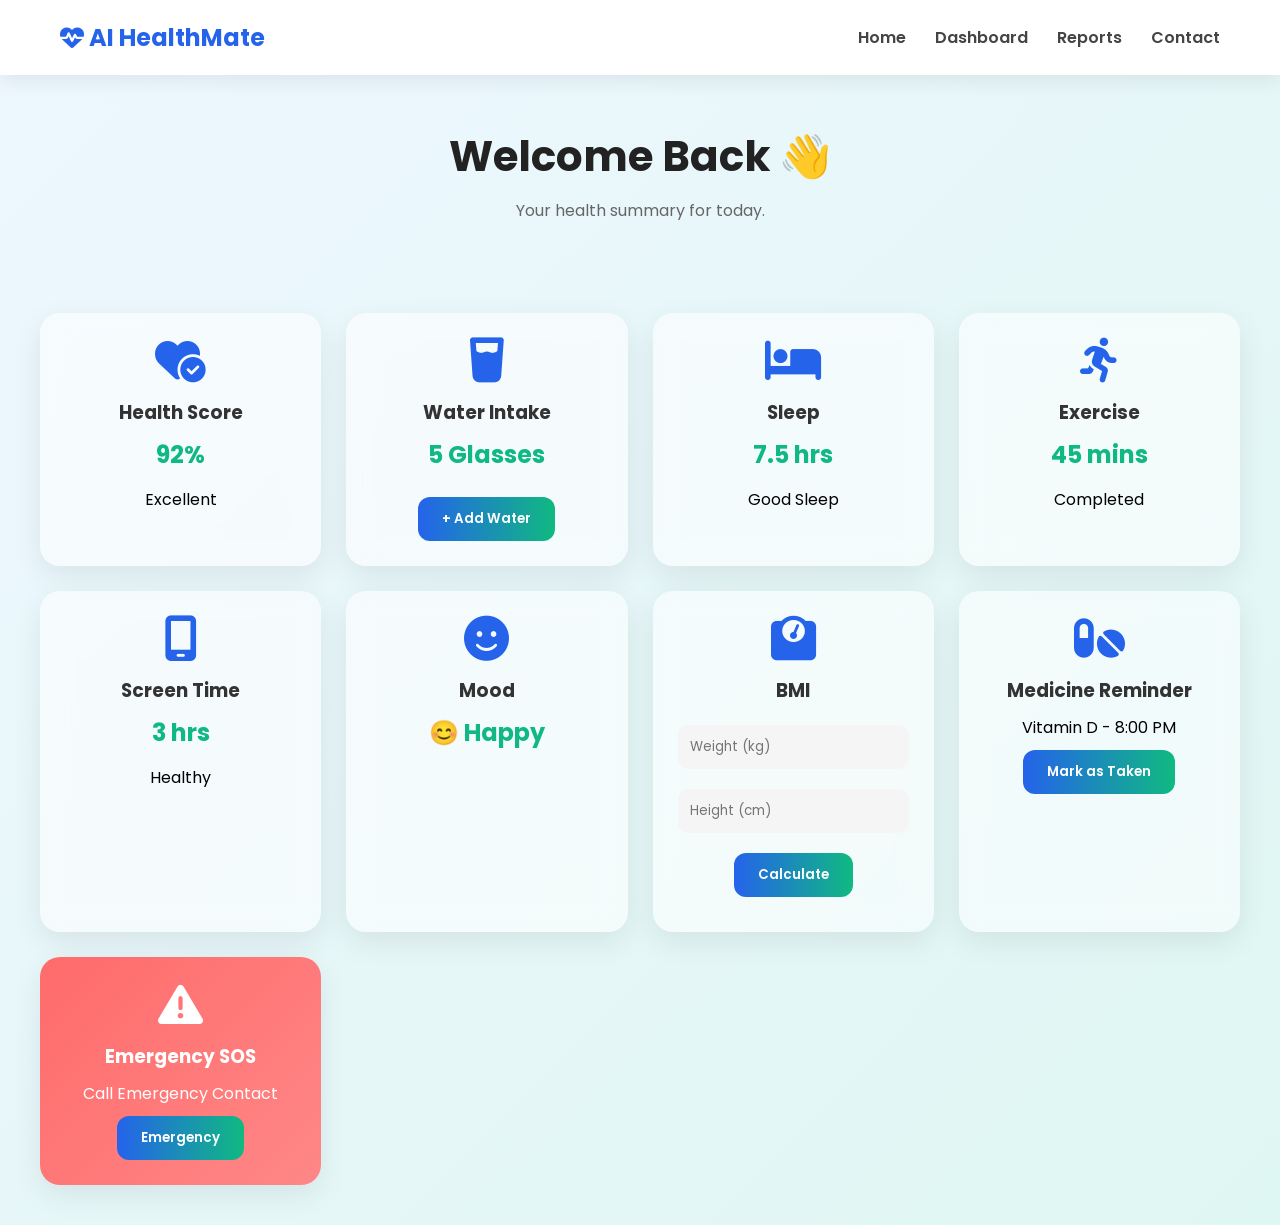
<file: dashboard.html>
<!DOCTYPE html>
<html lang="en">
<head>
<meta charset="UTF-8">
<meta name="viewport" content="width=device-width, initial-scale=1.0">
<title>AI HealthMate Dashboard</title>

<link rel="stylesheet" href="dashboard.css">

<link href="https://fonts.googleapis.com/css2?family=Poppins:wght@300;400;500;600;700&display=swap" rel="stylesheet">

<link rel="stylesheet"
href="https://cdnjs.cloudflare.com/ajax/libs/font-awesome/6.5.2/css/all.min.css"/>

</head>

<body>

<header>

<h2><i class="fa-solid fa-heart-pulse"></i> AI HealthMate</h2>

<nav>

<a href="index.html">Home</a>
<a href="#">Dashboard</a>
<a href="#">Reports</a>
<a href="#">Contact</a>

</nav>

</header>

<section class="welcome">

<h1>Welcome Back 👋</h1>

<p>Your health summary for today.</p>

</section>

<div class="dashboard">

<div class="card">

<i class="fa-solid fa-heart-circle-check icon"></i>

<h3>Health Score</h3>

<h2>92%</h2>

<p>Excellent</p>

</div>

<div class="card">

<i class="fa-solid fa-glass-water icon"></i>

<h3>Water Intake</h3>

<h2 id="water">5 Glasses</h2>

<button onclick="addWater()">+ Add Water</button>

</div>

<div class="card">

<i class="fa-solid fa-bed icon"></i>

<h3>Sleep</h3>

<h2>7.5 hrs</h2>

<p>Good Sleep</p>

</div>

<div class="card">

<i class="fa-solid fa-person-running icon"></i>

<h3>Exercise</h3>

<h2>45 mins</h2>

<p>Completed</p>

</div>

<div class="card">

<i class="fa-solid fa-mobile-screen icon"></i>

<h3>Screen Time</h3>

<h2>3 hrs</h2>

<p>Healthy</p>

</div>

<div class="card">

<i class="fa-solid fa-face-smile icon"></i>

<h3>Mood</h3>

<h2>😊 Happy</h2>

</div>

<div class="card">

<i class="fa-solid fa-weight-scale icon"></i>

<h3>BMI</h3>

<input
type="number"
id="weight"
placeholder="Weight (kg)">

<input
type="number"
id="height"
placeholder="Height (cm)">

<button onclick="calculateBMI()">
Calculate
</button>

<h3 id="bmiResult"></h3>

</div>

<div class="card">

<i class="fa-solid fa-pills icon"></i>

<h3>Medicine Reminder</h3>

<p>Vitamin D - 8:00 PM</p>

<button>Mark as Taken</button>

</div>

<div class="card emergency">

<i class="fa-solid fa-triangle-exclamation icon"></i>

<h3>Emergency SOS</h3>

<p>Call Emergency Contact</p>

<button>Emergency</button>

</div>

</div>

<script src="dashboard.js"></script>

</body>
</html>
</file>
<file: dashboard.css>
*{
margin:0;
padding:0;
box-sizing:border-box;
font-family:'Poppins',sans-serif;
}

body{
background:linear-gradient(135deg,#eef7ff,#dff7f2);
min-height:100vh;
}

header{
display:flex;
justify-content:space-between;
align-items:center;
padding:20px 60px;
background:white;
box-shadow:0 5px 20px rgba(0,0,0,.08);
position:sticky;
top:0;
z-index:1000;
}

header h2{
color:#2563eb;
}

nav a{
text-decoration:none;
margin-left:25px;
color:#444;
font-weight:600;
transition:.3s;
}

nav a:hover{
color:#2563eb;
}

.welcome{
padding:50px;
text-align:center;
}

.welcome h1{
font-size:42px;
color:#222;
}

.welcome p{
color:#666;
margin-top:10px;
}

.dashboard{
display:grid;
grid-template-columns:repeat(auto-fit,minmax(260px,1fr));
gap:25px;
padding:40px;
}

.card{
background:rgba(255,255,255,.55);
backdrop-filter:blur(15px);
border-radius:20px;
padding:25px;
box-shadow:0 10px 30px rgba(0,0,0,.08);
transition:.35s;
text-align:center;
}

.card:hover{
transform:translateY(-8px) scale(1.03);
box-shadow:0 18px 35px rgba(37,99,235,.2);
}

.icon{
font-size:45px;
color:#2563eb;
margin-bottom:15px;
}

.card h3{
margin-bottom:10px;
color:#333;
}

.card h2{
margin-bottom:15px;
color:#10b981;
}

button{
background:linear-gradient(90deg,#2563eb,#10b981);
border:none;
padding:12px 24px;
color:white;
font-weight:600;
border-radius:12px;
cursor:pointer;
transition:.3s;
margin-top:10px;
}

button:hover{
transform:scale(1.05);
}

input{
width:100%;
padding:12px;
margin:10px 0;
border:none;
border-radius:10px;
background:#f5f5f5;
outline:none;
}

.emergency{
background:linear-gradient(135deg,#ff6b6b,#ff8787);
color:white;
}

.emergency .icon,
.emergency h2,
.emergency h3,
.emergency p{
color:white;
}

@media(max-width:768px){

header{
flex-direction:column;
padding:20px;
}

nav{
margin-top:15px;
}

.dashboard{
padding:20px;
}

.welcome h1{
font-size:30px;
}

}
</file>
